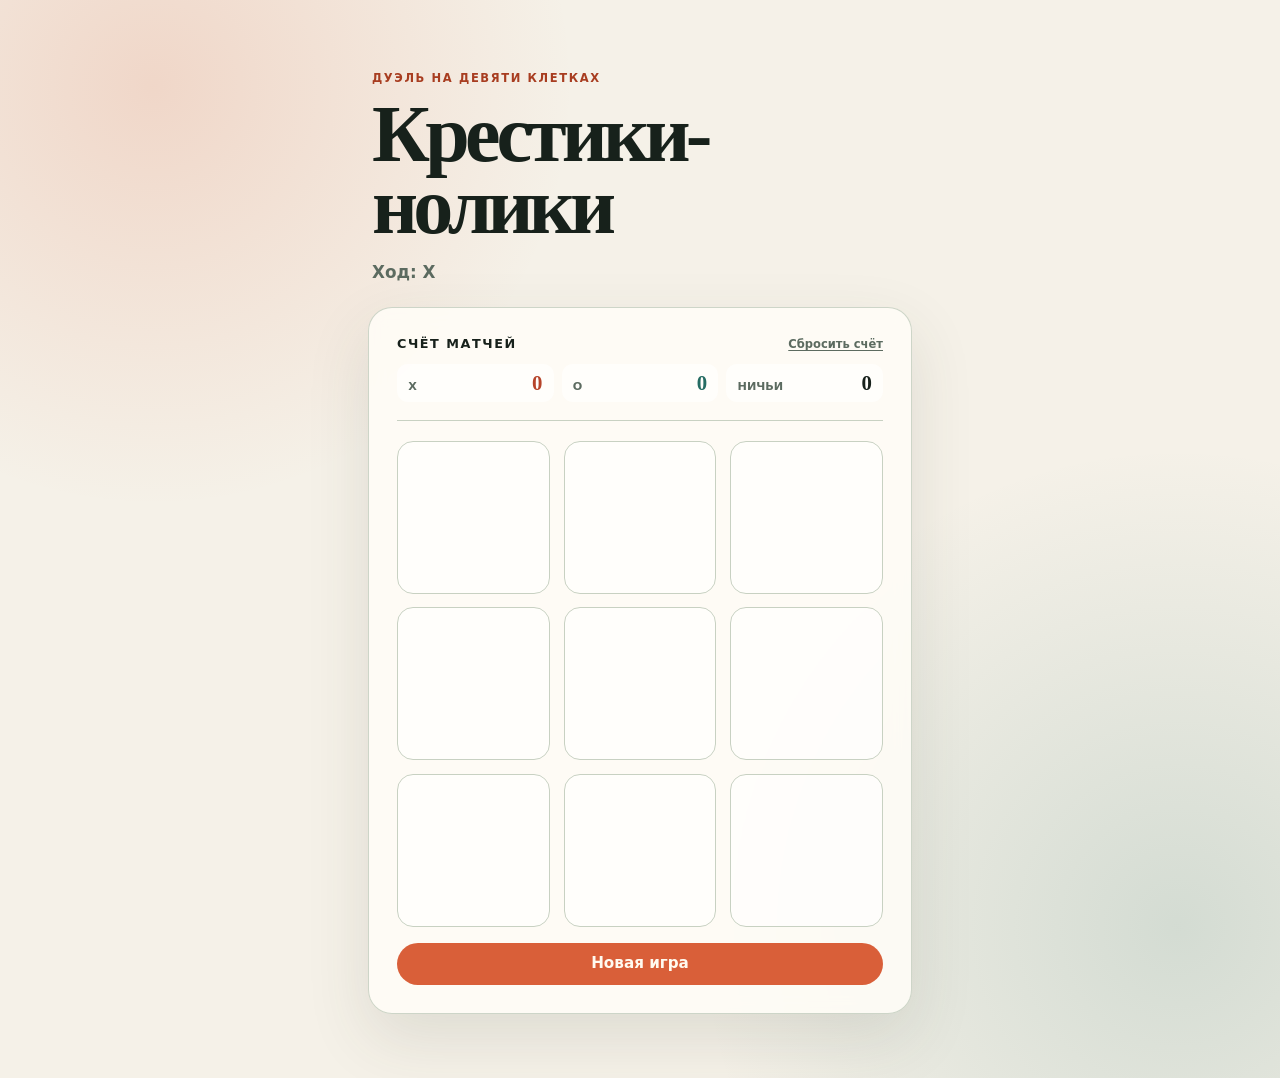
<file: web/index.html>
<!doctype html>
<html lang="ru">
<head>
  <meta charset="utf-8">
  <meta name="viewport" content="width=device-width, initial-scale=1">
  <title>Крестики-нолики</title>
  <link rel="stylesheet" href="styles.css">
</head>
<body>
  <main class="game-shell">
    <header class="game-header">
      <p class="eyebrow">Дуэль на девяти клетках</p>
      <h1>Крестики-нолики</h1>
      <p id="status" class="status" aria-live="polite"></p>
    </header>

    <section class="game-panel" aria-label="Игровое поле">
      <section class="scoreboard" aria-labelledby="score-title">
        <div class="scoreboard-heading">
          <h2 id="score-title">Счёт матчей</h2>
          <button id="score-reset" class="score-reset" type="button">Сбросить счёт</button>
        </div>
        <div class="score-grid">
          <div class="score-item score-item--x">
            <span class="score-label">X</span>
            <strong id="score-x">0</strong>
          </div>
          <div class="score-item score-item--o">
            <span class="score-label">O</span>
            <strong id="score-o">0</strong>
          </div>
          <div class="score-item score-item--draw">
            <span class="score-label">Ничьи</span>
            <strong id="score-draws">0</strong>
          </div>
        </div>
      </section>

      <div id="board" class="board" role="grid" aria-label="Поле 3 на 3">
        <button class="cell" type="button" data-index="0" role="gridcell" aria-label="Клетка 1"></button>
        <button class="cell" type="button" data-index="1" role="gridcell" aria-label="Клетка 2"></button>
        <button class="cell" type="button" data-index="2" role="gridcell" aria-label="Клетка 3"></button>
        <button class="cell" type="button" data-index="3" role="gridcell" aria-label="Клетка 4"></button>
        <button class="cell" type="button" data-index="4" role="gridcell" aria-label="Клетка 5"></button>
        <button class="cell" type="button" data-index="5" role="gridcell" aria-label="Клетка 6"></button>
        <button class="cell" type="button" data-index="6" role="gridcell" aria-label="Клетка 7"></button>
        <button class="cell" type="button" data-index="7" role="gridcell" aria-label="Клетка 8"></button>
        <button class="cell" type="button" data-index="8" role="gridcell" aria-label="Клетка 9"></button>
      </div>

      <button id="reset" class="reset-button" type="button">Новая игра</button>
    </section>
  </main>

  <script src="game.js" defer></script>
  <script src="app.js" defer></script>
</body>
</html>
</file>
<file: web/styles.css>
:root {
  color-scheme: light;
  --ink: #17211b;
  --muted: #5c6b60;
  --paper: #f5f1e8;
  --panel: rgba(255, 253, 247, 0.86);
  --line: #c8d1c2;
  --accent: #d95f39;
  --accent-dark: #a83d20;
  --x-color: #b6442a;
  --o-color: #256c63;
}

* {
  box-sizing: border-box;
}

body {
  min-width: 320px;
  min-height: 100vh;
  margin: 0;
  padding: clamp(1rem, 5vw, 4rem) 1rem;
  color: var(--ink);
  font-family: Georgia, "Times New Roman", serif;
  background:
    radial-gradient(circle at 12% 8%, rgba(217, 95, 57, 0.18), transparent 28%),
    radial-gradient(circle at 92% 86%, rgba(37, 108, 99, 0.16), transparent 32%),
    var(--paper);
}

.game-shell {
  width: min(100%, 34rem);
  margin: 0 auto;
}

.game-header {
  padding: 0.5rem 0.25rem 1.25rem;
}

.eyebrow {
  margin: 0 0 0.75rem;
  color: var(--accent-dark);
  font: 700 0.72rem/1.2 ui-sans-serif, system-ui, sans-serif;
  letter-spacing: 0.14em;
  text-transform: uppercase;
}

h1 {
  max-width: 10ch;
  margin: 0;
  font-size: clamp(2.5rem, 12vw, 5rem);
  line-height: 0.9;
  letter-spacing: -0.06em;
}

.status {
  min-height: 1.5em;
  margin: 1.25rem 0 0;
  color: var(--muted);
  font: 700 1.05rem/1.3 ui-sans-serif, system-ui, sans-serif;
}

.game-panel {
  padding: clamp(1rem, 4vw, 1.75rem);
  border: 1px solid rgba(200, 209, 194, 0.9);
  border-radius: 1.5rem;
  background: var(--panel);
  box-shadow: 0 1.5rem 4rem rgba(54, 64, 51, 0.12);
  backdrop-filter: blur(8px);
}

.scoreboard {
  margin-bottom: 1.25rem;
  padding-bottom: 1.1rem;
  border-bottom: 1px solid var(--line);
}

.scoreboard-heading {
  display: flex;
  align-items: baseline;
  justify-content: space-between;
  gap: 0.75rem;
  margin-bottom: 0.75rem;
}

.scoreboard h2 {
  margin: 0;
  font: 700 0.8rem/1.2 ui-sans-serif, system-ui, sans-serif;
  letter-spacing: 0.12em;
  text-transform: uppercase;
}

.score-reset {
  padding: 0;
  border: 0;
  color: var(--muted);
  font: 600 0.72rem/1.2 ui-sans-serif, system-ui, sans-serif;
  background: transparent;
  cursor: pointer;
  text-decoration: underline;
  text-underline-offset: 0.2em;
}

.score-reset:hover,
.score-reset:focus-visible {
  color: var(--accent-dark);
}

.score-grid {
  display: grid;
  grid-template-columns: repeat(3, 1fr);
  gap: 0.5rem;
}

.score-item {
  display: flex;
  align-items: baseline;
  justify-content: space-between;
  gap: 0.5rem;
  min-width: 0;
  padding: 0.55rem 0.7rem;
  border-radius: 0.7rem;
  background: rgba(255, 255, 255, 0.62);
}

.score-label {
  overflow: hidden;
  color: var(--muted);
  font: 700 0.7rem/1.1 ui-sans-serif, system-ui, sans-serif;
  text-overflow: ellipsis;
  text-transform: uppercase;
}

.score-item strong {
  color: var(--ink);
  font: 700 1.3rem/1 Georgia, "Times New Roman", serif;
}

.score-item--x strong {
  color: var(--x-color);
}

.score-item--o strong {
  color: var(--o-color);
}

.board {
  display: grid;
  grid-template-columns: repeat(3, minmax(0, 1fr));
  gap: clamp(0.5rem, 2vw, 0.85rem);
}

.cell {
  display: grid;
  aspect-ratio: 1;
  width: 100%;
  min-width: 0;
  place-items: center;
  padding: 0;
  border: 1px solid var(--line);
  border-radius: 1rem;
  color: var(--ink);
  font: 700 clamp(2.5rem, 16vw, 5rem)/1 Georgia, "Times New Roman", serif;
  background: rgba(255, 255, 255, 0.58);
  cursor: pointer;
  transition: transform 150ms ease, border-color 150ms ease, background 150ms ease;
}

.cell:hover:not(:disabled),
.cell:focus-visible {
  border-color: var(--accent);
  background: #fffaf0;
  outline: 3px solid rgba(217, 95, 57, 0.2);
  outline-offset: 2px;
  transform: translateY(-2px);
}

.cell:disabled {
  cursor: default;
  opacity: 1;
}

.cell:not(:empty) {
  background: #fffaf0;
}

.cell.cell--winner {
  border-color: var(--accent);
  background: rgba(217, 95, 57, 0.2);
  box-shadow: inset 0 0 0 3px rgba(217, 95, 57, 0.22);
}

.reset-button {
  width: 100%;
  margin-top: 1rem;
  padding: 0.85rem 1rem;
  border: 0;
  border-radius: 999px;
  color: #fffaf0;
  font: 700 0.95rem/1 ui-sans-serif, system-ui, sans-serif;
  background: var(--accent);
  cursor: pointer;
}

.reset-button:hover,
.reset-button:focus-visible {
  background: var(--accent-dark);
  outline: 3px solid rgba(217, 95, 57, 0.24);
  outline-offset: 3px;
}

@media (max-width: 380px) {
  body {
    padding-inline: 0.75rem;
  }

  .game-panel {
    border-radius: 1.1rem;
    padding: 0.85rem;
  }

  .cell {
    border-radius: 0.75rem;
  }
}
</file>
